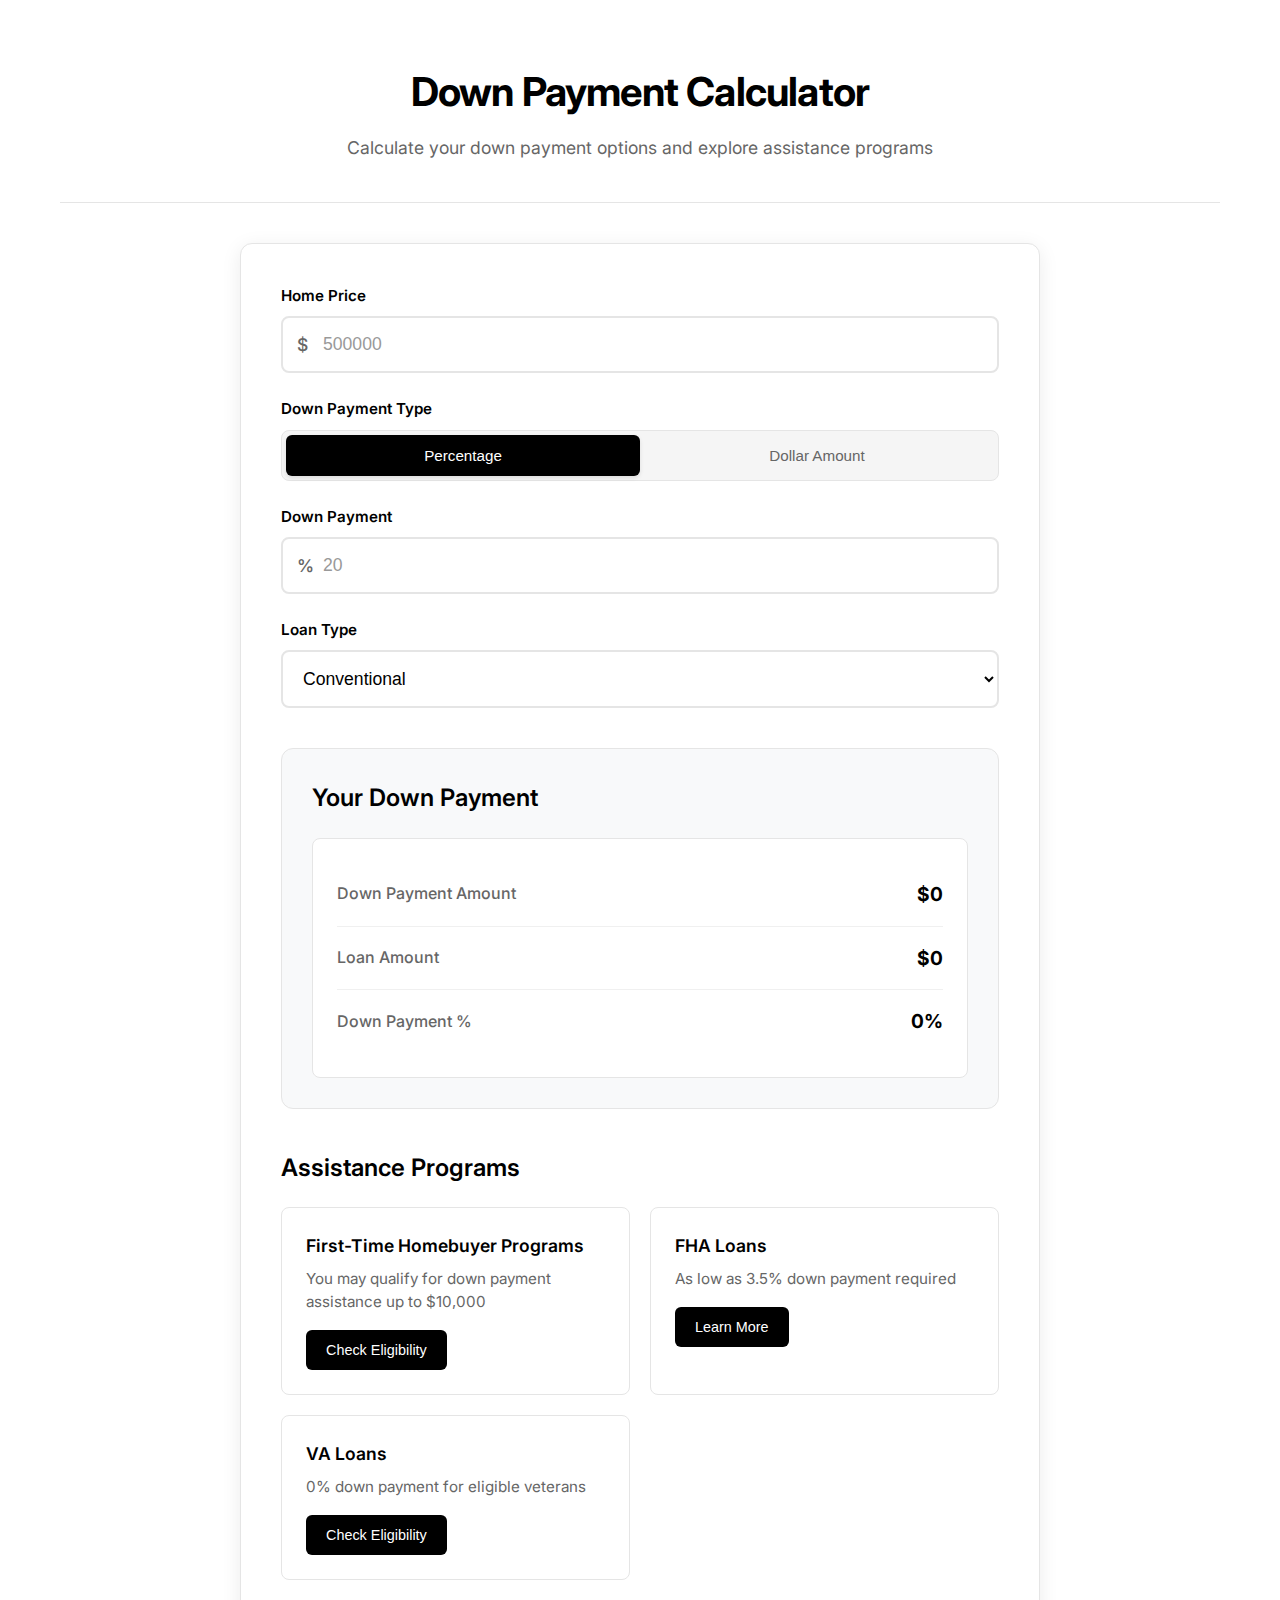
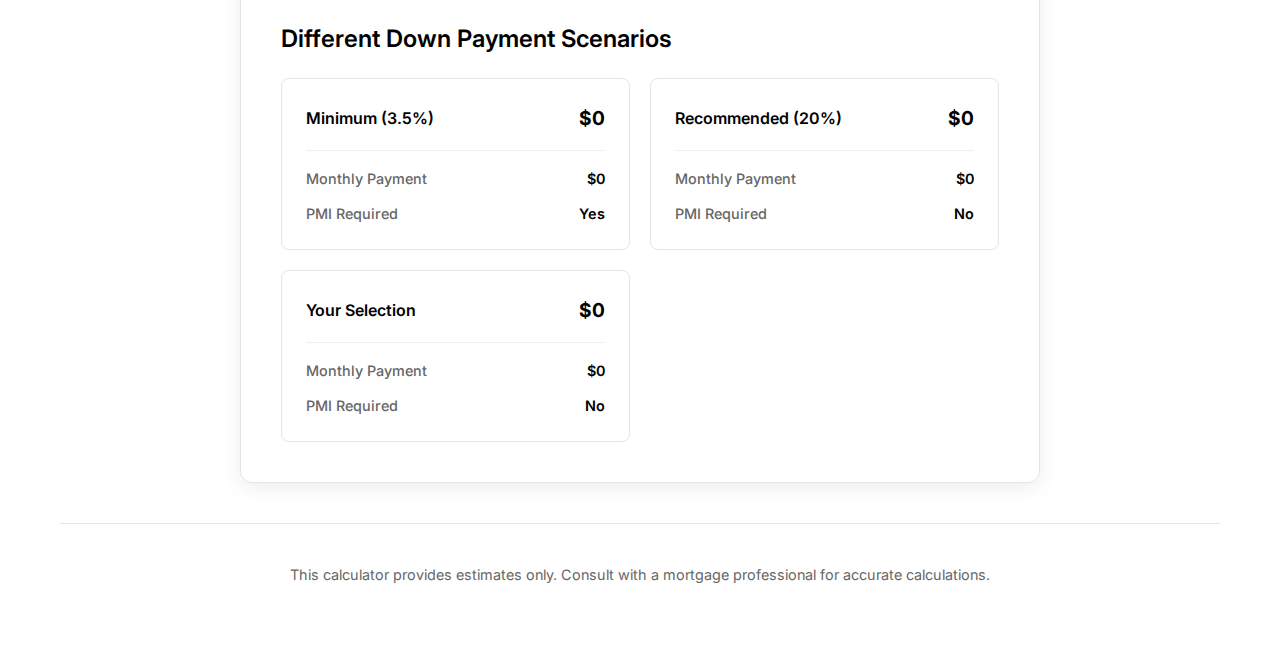
<file: down-payment-calculator/index.html>
<!DOCTYPE html>
<html lang="en">
<head>
    <meta charset="UTF-8">
    <meta name="viewport" content="width=device-width, initial-scale=1.0">
    <title>Down Payment Calculator</title>
    <link rel="stylesheet" href="styles.css">
    <link href="https://fonts.googleapis.com/css2?family=Inter:wght@300;400;500;600;700&display=swap" rel="stylesheet">
</head>
<body>
    <div class="container">
        <header class="header">
            <h1>Down Payment Calculator</h1>
            <p class="subtitle">Calculate your down payment options and explore assistance programs</p>
        </header>

        <div class="calculator-wrapper">
            <div class="calculator-card">
                <div class="input-section">
                    <div class="input-group">
                        <label for="homePrice">Home Price</label>
                        <div class="input-container">
                            <span class="currency">$</span>
                            <input type="text" id="homePrice" placeholder="500000" min="0" step="1000">
                        </div>
                    </div>

                    <div class="input-group">
                        <label for="downPaymentType">Down Payment Type</label>
                        <div class="toggle-buttons">
                            <button class="toggle-btn active" data-type="percentage">Percentage</button>
                            <button class="toggle-btn" data-type="dollar">Dollar Amount</button>
                        </div>
                    </div>

                    <div class="input-group" id="downPaymentInput">
                        <label for="downPaymentValue">Down Payment</label>
                        <div class="input-container">
                            <span class="currency" id="currencySymbol">%</span>
                            <input type="number" id="downPaymentValue" placeholder="20" min="0" step="0.1">
                        </div>
                    </div>

                    <div class="input-group">
                        <label for="loanType">Loan Type</label>
                        <select id="loanType">
                            <option value="conventional">Conventional</option>
                            <option value="fha">FHA</option>
                            <option value="va">VA</option>
                            <option value="usda">USDA</option>
                        </select>
                    </div>
                </div>

                <div class="results-section">
                    <h3>Your Down Payment</h3>
                    <div class="result-card">
                        <div class="result-item">
                            <span class="label">Down Payment Amount</span>
                            <span class="value" id="downPaymentAmount">$0</span>
                        </div>
                        <div class="result-item">
                            <span class="label">Loan Amount</span>
                            <span class="value" id="loanAmount">$0</span>
                        </div>
                        <div class="result-item">
                            <span class="label">Down Payment %</span>
                            <span class="value" id="downPaymentPercent">0%</span>
                        </div>
                    </div>
                </div>

                <div class="assistance-section">
                    <h3>Assistance Programs</h3>
                    <div class="assistance-cards">
                        <div class="assistance-card">
                            <h4>First-Time Homebuyer Programs</h4>
                            <p>You may qualify for down payment assistance up to $10,000</p>
                            <button class="check-eligibility">Check Eligibility</button>
                        </div>
                        <div class="assistance-card">
                            <h4>FHA Loans</h4>
                            <p>As low as 3.5% down payment required</p>
                            <button class="check-eligibility">Learn More</button>
                        </div>
                        <div class="assistance-card">
                            <h4>VA Loans</h4>
                            <p>0% down payment for eligible veterans</p>
                            <button class="check-eligibility">Check Eligibility</button>
                        </div>
                    </div>
                </div>

                <div class="scenarios-section">
                    <h3>Different Down Payment Scenarios</h3>
                    <div class="scenarios-grid">
                        <div class="scenario-card">
                            <div class="scenario-header">
                                <span class="scenario-title">Minimum (3.5%)</span>
                                <span class="scenario-amount" id="minDownPayment">$0</span>
                            </div>
                            <div class="scenario-details">
                                <div class="detail-item">
                                    <span>Monthly Payment</span>
                                    <span id="minMonthlyPayment">$0</span>
                                </div>
                                <div class="detail-item">
                                    <span>PMI Required</span>
                                    <span>Yes</span>
                                </div>
                            </div>
                        </div>

                        <div class="scenario-card">
                            <div class="scenario-header">
                                <span class="scenario-title">Recommended (20%)</span>
                                <span class="scenario-amount" id="recDownPayment">$0</span>
                            </div>
                            <div class="scenario-details">
                                <div class="detail-item">
                                    <span>Monthly Payment</span>
                                    <span id="recMonthlyPayment">$0</span>
                                </div>
                                <div class="detail-item">
                                    <span>PMI Required</span>
                                    <span>No</span>
                                </div>
                            </div>
                        </div>

                        <div class="scenario-card">
                            <div class="scenario-header">
                                <span class="scenario-title">Your Selection</span>
                                <span class="scenario-amount" id="yourDownPayment">$0</span>
                            </div>
                            <div class="scenario-details">
                                <div class="detail-item">
                                    <span>Monthly Payment</span>
                                    <span id="yourMonthlyPayment">$0</span>
                                </div>
                                <div class="detail-item">
                                    <span>PMI Required</span>
                                    <span id="yourPMI">No</span>
                                </div>
                            </div>
                        </div>
                    </div>
                </div>
            </div>
        </div>

        <footer class="footer">
            <p>This calculator provides estimates only. Consult with a mortgage professional for accurate calculations.</p>
        </footer>
    </div>

    <script src="script.js"></script>
</body>
</html>
</file>
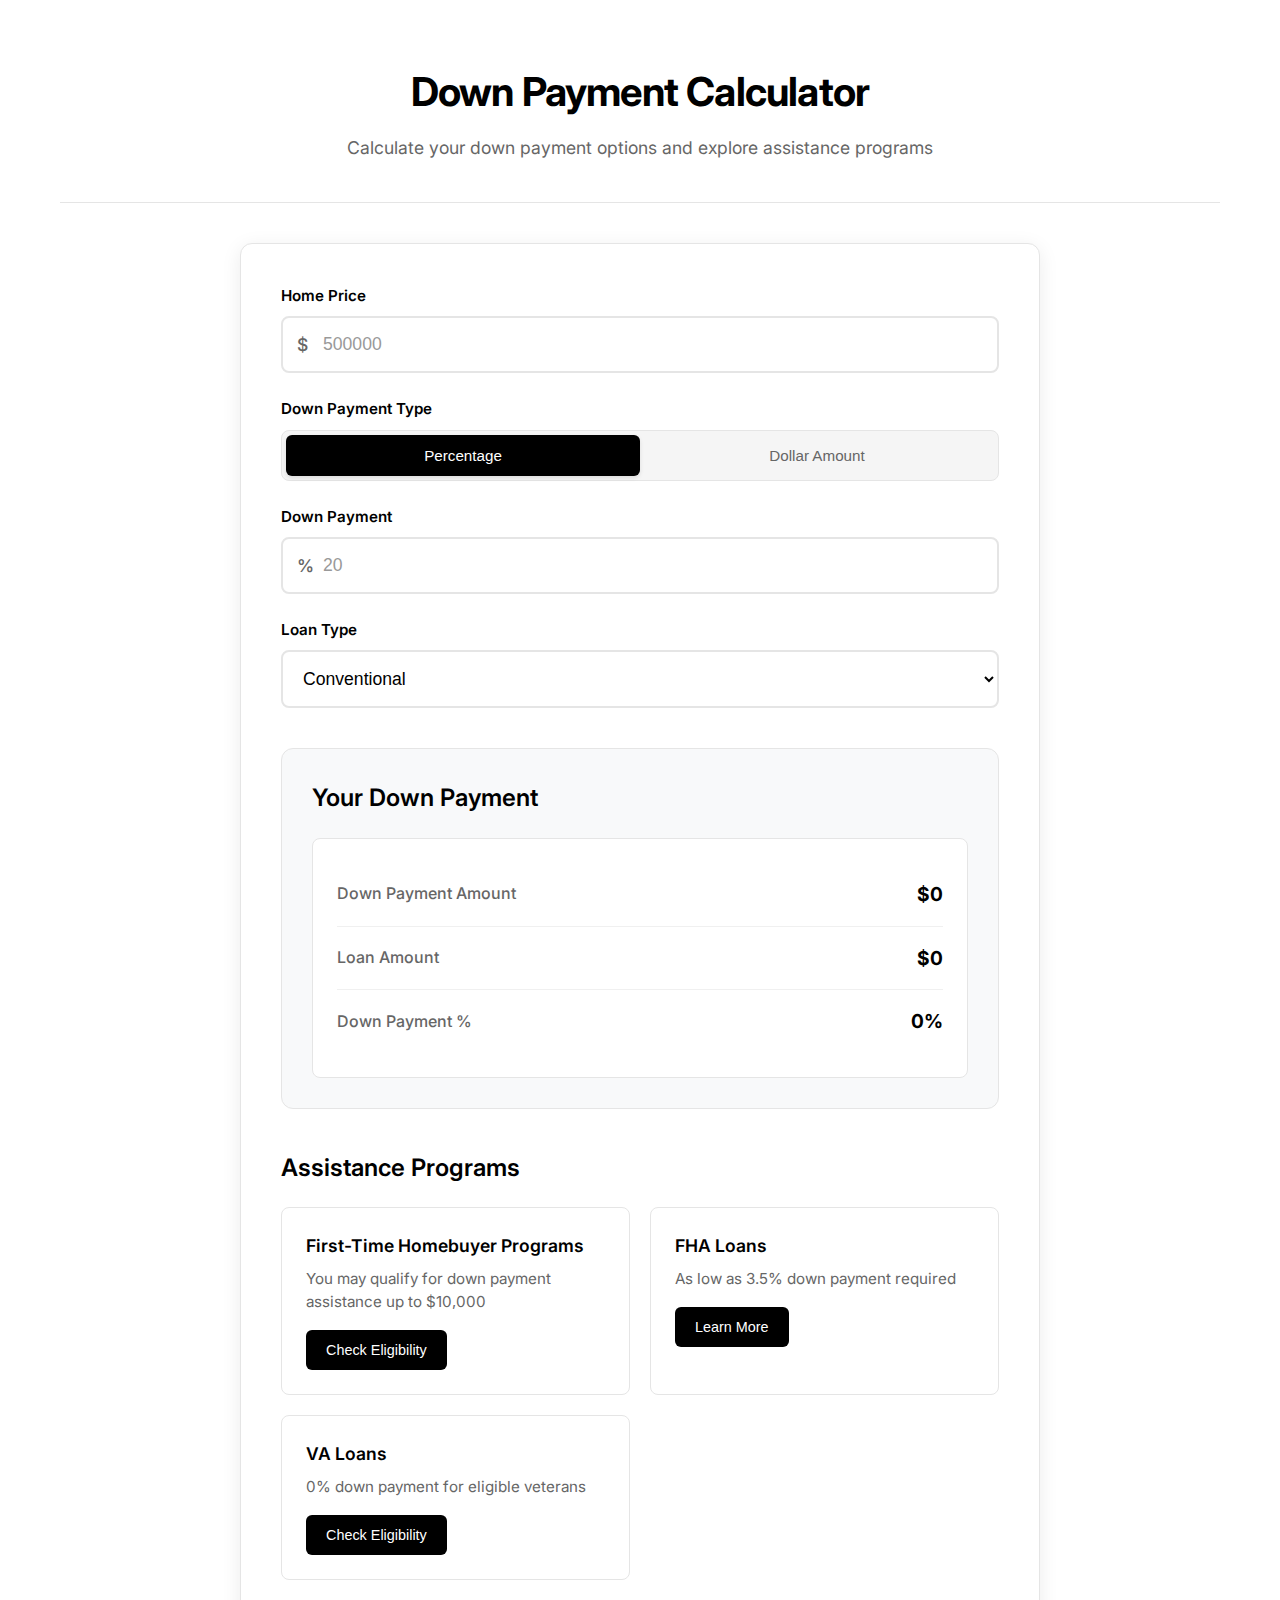
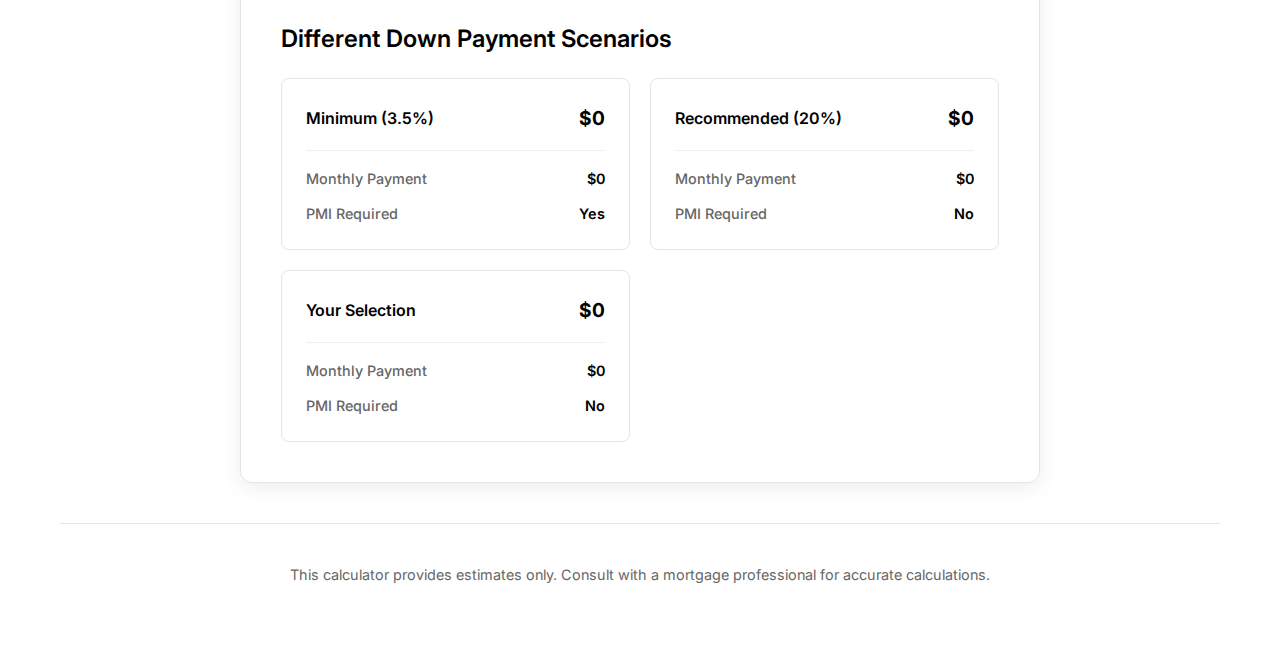
<file: down-payment-calculator/down-payment-calculator.html>
<!DOCTYPE html>
<html lang="en">
<head>
    <meta charset="UTF-8">
    <meta name="viewport" content="width=device-width, initial-scale=1.0">
    <title>Down Payment Calculator</title>
    <link href="https://fonts.googleapis.com/css2?family=Inter:wght@300;400;500;600;700&display=swap" rel="stylesheet">
    <style>
        /* Reset and Base Styles */
        * {
            margin: 0;
            padding: 0;
            box-sizing: border-box;
        }

        body {
            font-family: 'Inter', -apple-system, BlinkMacSystemFont, 'Segoe UI', Roboto, sans-serif;
            background-color: #ffffff;
            color: #000000;
            line-height: 1.6;
            -webkit-font-smoothing: antialiased;
            -moz-osx-font-smoothing: grayscale;
        }

        .container {
            max-width: 1200px;
            margin: 0 auto;
            padding: 20px;
        }

        /* Header Styles */
        .header {
            text-align: center;
            margin-bottom: 40px;
            padding: 40px 0;
            border-bottom: 1px solid #e5e5e5;
        }

        .header h1 {
            font-size: 2.5rem;
            font-weight: 700;
            color: #000000;
            margin-bottom: 10px;
            letter-spacing: -0.02em;
        }

        .subtitle {
            font-size: 1.1rem;
            color: #666666;
            font-weight: 400;
        }

        /* Calculator Wrapper */
        .calculator-wrapper {
            display: flex;
            justify-content: center;
            margin-bottom: 40px;
        }

        .calculator-card {
            background: #ffffff;
            border: 1px solid #e5e5e5;
            border-radius: 12px;
            box-shadow: 0 4px 20px rgba(0, 0, 0, 0.08);
            padding: 40px;
            width: 100%;
            max-width: 800px;
        }

        /* Input Section */
        .input-section {
            margin-bottom: 40px;
        }

        .input-group {
            margin-bottom: 24px;
        }

        .input-group label {
            display: block;
            font-weight: 600;
            color: #000000;
            margin-bottom: 8px;
            font-size: 0.95rem;
        }

        .input-container {
            position: relative;
            display: flex;
            align-items: center;
        }

        .currency {
            position: absolute;
            left: 16px;
            color: #666666;
            font-weight: 500;
            z-index: 1;
            font-size: 1.1rem;
        }

        .input-container input {
            width: 100%;
            padding: 16px 16px 16px 40px;
            border: 2px solid #e5e5e5;
            border-radius: 8px;
            font-size: 1.1rem;
            font-weight: 500;
            color: #000000;
            background: #ffffff;
            transition: all 0.2s ease;
        }

        .input-container input:focus {
            outline: none;
            border-color: #000000;
            box-shadow: 0 0 0 3px rgba(0, 0, 0, 0.1);
        }

        .input-container input::placeholder {
            color: #999999;
        }

        /* Toggle Buttons */
        .toggle-buttons {
            display: flex;
            background: #f5f5f5;
            border-radius: 8px;
            padding: 4px;
            border: 1px solid #e5e5e5;
        }

        .toggle-btn {
            flex: 1;
            padding: 12px 16px;
            border: none;
            background: transparent;
            color: #666666;
            font-weight: 500;
            border-radius: 6px;
            cursor: pointer;
            transition: all 0.2s ease;
            font-size: 0.95rem;
        }

        .toggle-btn.active {
            background: #000000;
            color: #ffffff;
            box-shadow: 0 2px 4px rgba(0, 0, 0, 0.1);
        }

        .toggle-btn:hover:not(.active) {
            background: #e5e5e5;
            color: #000000;
        }

        /* Select Dropdown */
        select {
            width: 100%;
            padding: 16px;
            border: 2px solid #e5e5e5;
            border-radius: 8px;
            font-size: 1.1rem;
            font-weight: 500;
            color: #000000;
            background: #ffffff;
            cursor: pointer;
            transition: all 0.2s ease;
        }

        select:focus {
            outline: none;
            border-color: #000000;
            box-shadow: 0 0 0 3px rgba(0, 0, 0, 0.1);
        }

        /* Results Section */
        .results-section {
            margin-bottom: 40px;
            padding: 30px;
            background: #f8f9fa;
            border-radius: 12px;
            border: 1px solid #e5e5e5;
        }

        .results-section h3 {
            font-size: 1.5rem;
            font-weight: 600;
            color: #000000;
            margin-bottom: 20px;
        }

        .result-card {
            background: #ffffff;
            border: 1px solid #e5e5e5;
            border-radius: 8px;
            padding: 24px;
        }

        .result-item {
            display: flex;
            justify-content: space-between;
            align-items: center;
            padding: 16px 0;
            border-bottom: 1px solid #f0f0f0;
        }

        .result-item:last-child {
            border-bottom: none;
        }

        .result-item .label {
            font-weight: 500;
            color: #666666;
            font-size: 1rem;
        }

        .result-item .value {
            font-weight: 700;
            color: #000000;
            font-size: 1.2rem;
        }

        /* Assistance Section */
        .assistance-section {
            margin-bottom: 40px;
        }

        .assistance-section h3 {
            font-size: 1.5rem;
            font-weight: 600;
            color: #000000;
            margin-bottom: 20px;
        }

        .assistance-cards {
            display: grid;
            grid-template-columns: repeat(auto-fit, minmax(250px, 1fr));
            gap: 20px;
        }

        .assistance-card {
            background: #ffffff;
            border: 1px solid #e5e5e5;
            border-radius: 8px;
            padding: 24px;
            transition: all 0.2s ease;
        }

        .assistance-card:hover {
            border-color: #000000;
            box-shadow: 0 4px 12px rgba(0, 0, 0, 0.1);
        }

        .assistance-card h4 {
            font-size: 1.1rem;
            font-weight: 600;
            color: #000000;
            margin-bottom: 8px;
        }

        .assistance-card p {
            color: #666666;
            margin-bottom: 16px;
            font-size: 0.95rem;
            line-height: 1.5;
        }

        .check-eligibility {
            background: #000000;
            color: #ffffff;
            border: none;
            padding: 12px 20px;
            border-radius: 6px;
            font-weight: 500;
            cursor: pointer;
            transition: all 0.2s ease;
            font-size: 0.9rem;
        }

        .check-eligibility:hover {
            background: #333333;
            transform: translateY(-1px);
        }

        /* Scenarios Section */
        .scenarios-section h3 {
            font-size: 1.5rem;
            font-weight: 600;
            color: #000000;
            margin-bottom: 20px;
        }

        .scenarios-grid {
            display: grid;
            grid-template-columns: repeat(auto-fit, minmax(250px, 1fr));
            gap: 20px;
        }

        .scenario-card {
            background: #ffffff;
            border: 1px solid #e5e5e5;
            border-radius: 8px;
            padding: 24px;
            transition: all 0.2s ease;
        }

        .scenario-card:hover {
            border-color: #000000;
            box-shadow: 0 4px 12px rgba(0, 0, 0, 0.1);
        }

        .scenario-header {
            display: flex;
            justify-content: space-between;
            align-items: center;
            margin-bottom: 16px;
            padding-bottom: 16px;
            border-bottom: 1px solid #f0f0f0;
        }

        .scenario-title {
            font-weight: 600;
            color: #000000;
            font-size: 1rem;
        }

        .scenario-amount {
            font-weight: 700;
            color: #000000;
            font-size: 1.2rem;
        }

        .scenario-details {
            display: flex;
            flex-direction: column;
            gap: 12px;
        }

        .detail-item {
            display: flex;
            justify-content: space-between;
            align-items: center;
            font-size: 0.9rem;
        }

        .detail-item span:first-child {
            color: #666666;
            font-weight: 500;
        }

        .detail-item span:last-child {
            color: #000000;
            font-weight: 600;
        }

        /* Footer */
        .footer {
            text-align: center;
            padding: 40px 0;
            border-top: 1px solid #e5e5e5;
            margin-top: 40px;
        }

        .footer p {
            color: #666666;
            font-size: 0.9rem;
            line-height: 1.5;
        }

        /* Mobile Responsive Design */
        @media (max-width: 768px) {
            .container {
                padding: 16px;
            }
            
            .header {
                padding: 20px 0;
                margin-bottom: 20px;
            }
            
            .header h1 {
                font-size: 2rem;
            }
            
            .subtitle {
                font-size: 1rem;
            }
            
            .calculator-card {
                padding: 24px;
                margin: 0;
            }
            
            .input-container input,
            select {
                padding: 14px 14px 14px 36px;
                font-size: 1rem;
            }
            
            .currency {
                left: 14px;
                font-size: 1rem;
            }
            
            .toggle-btn {
                padding: 10px 12px;
                font-size: 0.9rem;
            }
            
            .results-section {
                padding: 20px;
                margin-bottom: 30px;
            }
            
            .result-item {
                padding: 12px 0;
            }
            
            .result-item .value {
                font-size: 1.1rem;
            }
            
            .assistance-cards,
            .scenarios-grid {
                grid-template-columns: 1fr;
                gap: 16px;
            }
            
            .assistance-card,
            .scenario-card {
                padding: 20px;
            }
        }

        @media (max-width: 480px) {
            .container {
                padding: 12px;
            }
            
            .calculator-card {
                padding: 20px;
            }
            
            .header h1 {
                font-size: 1.75rem;
            }
            
            .input-container input,
            select {
                padding: 12px 12px 12px 32px;
                font-size: 0.95rem;
            }
            
            .currency {
                left: 12px;
                font-size: 0.95rem;
            }
            
            .toggle-btn {
                padding: 8px 10px;
                font-size: 0.85rem;
            }
            
            .results-section {
                padding: 16px;
            }
            
            .result-item .value {
                font-size: 1rem;
            }
        }

        /* Focus and Accessibility */
        input:focus,
        select:focus,
        button:focus {
            outline: 2px solid #000000;
            outline-offset: 2px;
        }

        /* Animation for smooth transitions */
        .calculator-card {
            animation: fadeInUp 0.6s ease-out;
        }

        @keyframes fadeInUp {
            from {
                opacity: 0;
                transform: translateY(20px);
            }
            to {
                opacity: 1;
                transform: translateY(0);
            }
        }

        /* Loading state */
        .loading {
            opacity: 0.6;
            pointer-events: none;
        }

        /* Error states */
        .error {
            border-color: #dc3545 !important;
            box-shadow: 0 0 0 3px rgba(220, 53, 69, 0.1) !important;
        }

        .error-message {
            color: #dc3545;
            font-size: 0.85rem;
            margin-top: 4px;
            display: none;
        }

        .error-message.show {
            display: block;
        }
    </style>
</head>
<body>
    <div class="container">
        <header class="header">
            <h1>Down Payment Calculator</h1>
            <p class="subtitle">Calculate your down payment options and explore assistance programs</p>
        </header>

        <div class="calculator-wrapper">
            <div class="calculator-card">
                <div class="input-section">
                    <div class="input-group">
                        <label for="homePrice">Home Price</label>
                        <div class="input-container">
                            <span class="currency">$</span>
                            <input type="text" id="homePrice" placeholder="500000" min="0" step="1000">
                        </div>
                    </div>

                    <div class="input-group">
                        <label for="downPaymentType">Down Payment Type</label>
                        <div class="toggle-buttons">
                            <button class="toggle-btn active" data-type="percentage">Percentage</button>
                            <button class="toggle-btn" data-type="dollar">Dollar Amount</button>
                        </div>
                    </div>

                    <div class="input-group" id="downPaymentInput">
                        <label for="downPaymentValue">Down Payment</label>
                        <div class="input-container">
                            <span class="currency" id="currencySymbol">%</span>
                            <input type="number" id="downPaymentValue" placeholder="20" min="0" step="0.1">
                        </div>
                    </div>

                    <div class="input-group">
                        <label for="loanType">Loan Type</label>
                        <select id="loanType">
                            <option value="conventional">Conventional</option>
                            <option value="fha">FHA</option>
                            <option value="va">VA</option>
                            <option value="usda">USDA</option>
                        </select>
                    </div>
                </div>

                <div class="results-section">
                    <h3>Your Down Payment</h3>
                    <div class="result-card">
                        <div class="result-item">
                            <span class="label">Down Payment Amount</span>
                            <span class="value" id="downPaymentAmount">$0</span>
                        </div>
                        <div class="result-item">
                            <span class="label">Loan Amount</span>
                            <span class="value" id="loanAmount">$0</span>
                        </div>
                        <div class="result-item">
                            <span class="label">Down Payment %</span>
                            <span class="value" id="downPaymentPercent">0%</span>
                        </div>
                    </div>
                </div>

                <div class="assistance-section">
                    <h3>Assistance Programs</h3>
                    <div class="assistance-cards">
                        <div class="assistance-card">
                            <h4>First-Time Homebuyer Programs</h4>
                            <p>You may qualify for down payment assistance up to $10,000</p>
                            <button class="check-eligibility">Check Eligibility</button>
                        </div>
                        <div class="assistance-card">
                            <h4>FHA Loans</h4>
                            <p>As low as 3.5% down payment required</p>
                            <button class="check-eligibility">Learn More</button>
                        </div>
                        <div class="assistance-card">
                            <h4>VA Loans</h4>
                            <p>0% down payment for eligible veterans</p>
                            <button class="check-eligibility">Check Eligibility</button>
                        </div>
                    </div>
                </div>

                <div class="scenarios-section">
                    <h3>Different Down Payment Scenarios</h3>
                    <div class="scenarios-grid">
                        <div class="scenario-card">
                            <div class="scenario-header">
                                <span class="scenario-title">Minimum (3.5%)</span>
                                <span class="scenario-amount" id="minDownPayment">$0</span>
                            </div>
                            <div class="scenario-details">
                                <div class="detail-item">
                                    <span>Monthly Payment</span>
                                    <span id="minMonthlyPayment">$0</span>
                                </div>
                                <div class="detail-item">
                                    <span>PMI Required</span>
                                    <span>Yes</span>
                                </div>
                            </div>
                        </div>

                        <div class="scenario-card">
                            <div class="scenario-header">
                                <span class="scenario-title">Recommended (20%)</span>
                                <span class="scenario-amount" id="recDownPayment">$0</span>
                            </div>
                            <div class="scenario-details">
                                <div class="detail-item">
                                    <span>Monthly Payment</span>
                                    <span id="recMonthlyPayment">$0</span>
                                </div>
                                <div class="detail-item">
                                    <span>PMI Required</span>
                                    <span>No</span>
                                </div>
                            </div>
                        </div>

                        <div class="scenario-card">
                            <div class="scenario-header">
                                <span class="scenario-title">Your Selection</span>
                                <span class="scenario-amount" id="yourDownPayment">$0</span>
                            </div>
                            <div class="scenario-details">
                                <div class="detail-item">
                                    <span>Monthly Payment</span>
                                    <span id="yourMonthlyPayment">$0</span>
                                </div>
                                <div class="detail-item">
                                    <span>PMI Required</span>
                                    <span id="yourPMI">No</span>
                                </div>
                            </div>
                        </div>
                    </div>
                </div>
            </div>
        </div>

        <footer class="footer">
            <p>This calculator provides estimates only. Consult with a mortgage professional for accurate calculations.</p>
        </footer>
    </div>

    <script>
        // Down Payment Calculator JavaScript
        class DownPaymentCalculator {
            constructor() {
                this.homePrice = 0;
                this.downPaymentValue = 0;
                this.downPaymentType = 'percentage';
                this.loanType = 'conventional';
                this.interestRate = 7.5; // Default interest rate
                this.loanTerm = 30; // 30 years
                
                this.initializeElements();
                this.bindEvents();
                this.updateCalculator();
            }

            initializeElements() {
                this.homePriceInput = document.getElementById('homePrice');
                this.downPaymentValueInput = document.getElementById('downPaymentValue');
                this.downPaymentTypeButtons = document.querySelectorAll('.toggle-btn');
                this.loanTypeSelect = document.getElementById('loanType');
                this.currencySymbol = document.getElementById('currencySymbol');
                
                // Result elements
                this.downPaymentAmount = document.getElementById('downPaymentAmount');
                this.loanAmount = document.getElementById('loanAmount');
                this.downPaymentPercent = document.getElementById('downPaymentPercent');
                
                // Scenario elements
                this.minDownPayment = document.getElementById('minDownPayment');
                this.recDownPayment = document.getElementById('recDownPayment');
                this.yourDownPayment = document.getElementById('yourDownPayment');
                this.minMonthlyPayment = document.getElementById('minMonthlyPayment');
                this.recMonthlyPayment = document.getElementById('recMonthlyPayment');
                this.yourMonthlyPayment = document.getElementById('yourMonthlyPayment');
                this.yourPMI = document.getElementById('yourPMI');
            }

            bindEvents() {
                // Input events
                this.homePriceInput.addEventListener('input', () => this.updateCalculator());
                this.downPaymentValueInput.addEventListener('input', () => this.updateCalculator());
                this.loanTypeSelect.addEventListener('change', () => this.updateCalculator());
                
                // Toggle button events
                this.downPaymentTypeButtons.forEach(button => {
                    button.addEventListener('click', (e) => {
                        this.downPaymentTypeButtons.forEach(btn => btn.classList.remove('active'));
                        e.target.classList.add('active');
                        this.downPaymentType = e.target.dataset.type;
                        this.updateInputDisplay();
                        this.updateCalculator();
                    });
                });

                // Assistance program buttons are handled by fallback method
            }

            updateInputDisplay() {
                if (this.downPaymentType === 'percentage') {
                    this.currencySymbol.textContent = '%';
                    this.downPaymentValueInput.placeholder = '20';
                    this.downPaymentValueInput.step = '0.1';
                } else {
                    this.currencySymbol.textContent = '$';
                    this.downPaymentValueInput.placeholder = '100,000';
                    this.downPaymentValueInput.step = '1000';
                }
            }

            updateCalculator() {
                // Clean the home price value by removing commas
                const cleanHomePrice = this.homePriceInput.value.replace(/,/g, '');
                this.homePrice = parseFloat(cleanHomePrice) || 0;
                this.downPaymentValue = parseFloat(this.downPaymentValueInput.value) || 0;
                this.loanType = this.loanTypeSelect.value;

                if (this.homePrice === 0) {
                    this.clearResults();
                    return;
                }

                this.calculateDownPayment();
                this.calculateScenarios();
            }

            calculateDownPayment() {
                let downPaymentAmount, downPaymentPercent, loanAmount;

                if (this.downPaymentType === 'percentage') {
                    downPaymentPercent = Math.min(this.downPaymentValue, 100);
                    downPaymentAmount = (this.homePrice * downPaymentPercent) / 100;
                } else {
                    downPaymentAmount = Math.min(this.downPaymentValue, this.homePrice);
                    downPaymentPercent = (downPaymentAmount / this.homePrice) * 100;
                }

                loanAmount = this.homePrice - downPaymentAmount;

                // Update main results
                this.downPaymentAmount.textContent = this.formatCurrency(downPaymentAmount);
                this.loanAmount.textContent = this.formatCurrency(loanAmount);
                this.downPaymentPercent.textContent = `${downPaymentPercent.toFixed(1)}%`;

                // Update your selection scenario
                this.yourDownPayment.textContent = this.formatCurrency(downPaymentAmount);
                this.yourMonthlyPayment.textContent = this.calculateMonthlyPayment(loanAmount);
                this.yourPMI.textContent = downPaymentPercent < 20 ? 'Yes' : 'No';
            }

            calculateScenarios() {
                // Minimum scenario (3.5% for FHA, 5% for conventional)
                const minPercent = this.loanType === 'fha' ? 3.5 : 5;
                const minDownPaymentAmount = (this.homePrice * minPercent) / 100;
                const minLoanAmount = this.homePrice - minDownPaymentAmount;
                
                this.minDownPayment.textContent = this.formatCurrency(minDownPaymentAmount);
                this.minMonthlyPayment.textContent = this.calculateMonthlyPayment(minLoanAmount);

                // Recommended scenario (20%)
                const recDownPaymentAmount = (this.homePrice * 20) / 100;
                const recLoanAmount = this.homePrice - recDownPaymentAmount;
                
                this.recDownPayment.textContent = this.formatCurrency(recDownPaymentAmount);
                this.recMonthlyPayment.textContent = this.calculateMonthlyPayment(recLoanAmount);
            }

            calculateMonthlyPayment(loanAmount) {
                if (loanAmount <= 0) return '$0';
                
                const monthlyRate = this.interestRate / 100 / 12;
                const numberOfPayments = this.loanTerm * 12;
                
                const monthlyPayment = loanAmount * 
                    (monthlyRate * Math.pow(1 + monthlyRate, numberOfPayments)) / 
                    (Math.pow(1 + monthlyRate, numberOfPayments) - 1);
                
                return this.formatCurrency(monthlyPayment);
            }

            formatCurrency(amount) {
                return new Intl.NumberFormat('en-US', {
                    style: 'currency',
                    currency: 'USD',
                    minimumFractionDigits: 0,
                    maximumFractionDigits: 0
                }).format(amount);
            }

            clearResults() {
                this.downPaymentAmount.textContent = '$0';
                this.loanAmount.textContent = '$0';
                this.downPaymentPercent.textContent = '0%';
                this.minDownPayment.textContent = '$0';
                this.recDownPayment.textContent = '$0';
                this.yourDownPayment.textContent = '$0';
                this.minMonthlyPayment.textContent = '$0';
                this.recMonthlyPayment.textContent = '$0';
                this.yourMonthlyPayment.textContent = '$0';
                this.yourPMI.textContent = 'No';
            }

            handleAssistanceClick(button) {
                const card = button.closest('.assistance-card');
                const title = card.querySelector('h4').textContent;
                
                // Add visual feedback
                button.style.transform = 'scale(0.95)';
                setTimeout(() => {
                    button.style.transform = 'scale(1)';
                }, 150);

                // Simulate assistance program check
                this.showAssistanceModal(title);
            }

            showAssistanceModal(program) {
                // Create modal overlay
                const modal = document.createElement('div');
                modal.style.cssText = `
                    position: fixed;
                    top: 0;
                    left: 0;
                    width: 100%;
                    height: 100%;
                    background: rgba(0, 0, 0, 0.5);
                    display: flex;
                    justify-content: center;
                    align-items: center;
                    z-index: 1000;
                `;

                // Create modal content
                const modalContent = document.createElement('div');
                modalContent.style.cssText = `
                    background: white;
                    padding: 40px;
                    border-radius: 12px;
                    max-width: 500px;
                    width: 90%;
                    text-align: center;
                    box-shadow: 0 20px 40px rgba(0, 0, 0, 0.3);
                `;

                modalContent.innerHTML = `
                    <h3 style="margin-bottom: 20px; color: #000; font-size: 1.5rem;">${program}</h3>
                    <p style="margin-bottom: 30px; color: #666; line-height: 1.6;">
                        This feature would connect to your assistance program eligibility system. 
                        In a real implementation, this would check your qualifications and provide 
                        personalized recommendations.
                    </p>
                    <div style="display: flex; gap: 12px; justify-content: center;">
                        <button id="learnMore" style="
                            background: #000;
                            color: white;
                            border: none;
                            padding: 12px 24px;
                            border-radius: 6px;
                            cursor: pointer;
                            font-weight: 500;
                        ">Learn More</button>
                        <button id="closeModal" style="
                            background: #f5f5f5;
                            color: #000;
                            border: 1px solid #e5e5e5;
                            padding: 12px 24px;
                            border-radius: 6px;
                            cursor: pointer;
                            font-weight: 500;
                        ">Close</button>
                    </div>
                `;

                modal.appendChild(modalContent);
                document.body.appendChild(modal);

                // Add event listeners
                modal.querySelector('#closeModal').addEventListener('click', () => {
                    document.body.removeChild(modal);
                });

                modal.querySelector('#learnMore').addEventListener('click', () => {
                    alert('This would redirect to detailed information about the assistance program.');
                });

                // Close on overlay click
                modal.addEventListener('click', (e) => {
                    if (e.target === modal) {
                        document.body.removeChild(modal);
                    }
                });
            }

            // Utility method to update interest rate based on loan type
            updateInterestRate() {
                const rates = {
                    'conventional': 7.5,
                    'fha': 7.0,
                    'va': 6.8,
                    'usda': 7.2
                };
                this.interestRate = rates[this.loanType] || 7.5;
            }

            // Get program-specific information and URLs
            getProgramInfo(program) {
                const programs = {
                    'First-Time Homebuyer Programs': {
                        description: 'Explore down payment assistance programs designed specifically for first-time homebuyers. These programs can provide grants, low-interest loans, or tax credits to help with your down payment.',
                        benefits: [
                            'Down payment assistance up to $10,000',
                            'Low or no interest loans',
                            'Tax credits and incentives',
                            'Educational resources and counseling'
                        ],
                        url: 'https://www.hud.gov/topics/buying_a_home'
                    },
                    'FHA Loans': {
                        description: 'Federal Housing Administration loans offer flexible qualification requirements and low down payment options. Perfect for first-time buyers or those with limited savings.',
                        benefits: [
                            'As low as 3.5% down payment',
                            'Flexible credit requirements',
                            'Competitive interest rates',
                            'Gift funds allowed for down payment'
                        ],
                        url: 'https://www.hud.gov/fha'
                    },
                    'VA Loans': {
                        description: 'Veterans Affairs loans provide exclusive benefits for active military, veterans, and eligible surviving spouses. These loans offer exceptional terms and no down payment requirement.',
                        benefits: [
                            '0% down payment required',
                            'No private mortgage insurance (PMI)',
                            'Competitive interest rates',
                            'No prepayment penalties'
                        ],
                        url: 'https://www.va.gov/housing-assistance/home-loans/'
                    }
                };
                
                return programs[program] || {
                    description: 'Learn more about this assistance program and see if you qualify.',
                    benefits: ['Check eligibility requirements', 'View program details', 'Apply online'],
                    url: 'https://www.hud.gov/'
                };
            }
        }

        // Initialize calculator when DOM is loaded
        document.addEventListener('DOMContentLoaded', () => {
            new DownPaymentCalculator();
        });

        // Add some utility functions for enhanced user experience
        function addInputFormatting() {
            const homePriceInput = document.getElementById('homePrice');
            
            // Format on blur (when user finishes typing)
            homePriceInput.addEventListener('blur', function() {
                const cleanValue = this.value.replace(/,/g, '');
                if (cleanValue && !isNaN(parseInt(cleanValue))) {
                    const numericValue = parseInt(cleanValue);
                    if (numericValue > 0) {
                        this.value = numericValue.toLocaleString();
                    }
                }
            });
            
            // Remove formatting on focus (when user starts typing)
            homePriceInput.addEventListener('focus', function() {
                this.value = this.value.replace(/,/g, '');
            });
            
            // Allow only numbers during typing
            homePriceInput.addEventListener('input', function() {
                // Remove any non-numeric characters except commas
                this.value = this.value.replace(/[^0-9]/g, '');
            });
        }

        // Add smooth scrolling for better mobile experience
        function addSmoothScrolling() {
            document.querySelectorAll('a[href^="#"]').forEach(anchor => {
                anchor.addEventListener('click', function (e) {
                    e.preventDefault();
                    const target = document.querySelector(this.getAttribute('href'));
                    if (target) {
                        target.scrollIntoView({
                            behavior: 'smooth',
                            block: 'start'
                        });
                    }
                });
            });
        }

        // Add keyboard navigation support
        function addKeyboardSupport() {
            document.addEventListener('keydown', function(e) {
                if (e.key === 'Enter' && e.target.tagName === 'INPUT') {
                    e.target.blur();
                }
            });
        }

        // Initialize additional features
        document.addEventListener('DOMContentLoaded', () => {
            addInputFormatting();
            addSmoothScrolling();
            addKeyboardSupport();
            
            // Ensure assistance buttons work - fallback method
            setTimeout(() => {
                const assistanceButtons = document.querySelectorAll('.check-eligibility');
                assistanceButtons.forEach((button, index) => {
                    // Remove any existing listeners to avoid duplicates
                    button.replaceWith(button.cloneNode(true));
                });
                
                // Re-attach listeners
                document.querySelectorAll('.check-eligibility').forEach(button => {
                    button.addEventListener('click', function(e) {
                        e.preventDefault();
                        const card = this.closest('.assistance-card');
                        const title = card.querySelector('h4').textContent;
                        showAssistanceModalDirect(title);
                    });
                });
            }, 100);
        });

        // Add loading states and error handling
        function addLoadingStates() {
            const inputs = document.querySelectorAll('input, select');
            
            inputs.forEach(input => {
                input.addEventListener('input', function() {
                    this.classList.add('loading');
                    setTimeout(() => {
                        this.classList.remove('loading');
                    }, 300);
                });
            });
        }

        // Initialize loading states
        document.addEventListener('DOMContentLoaded', addLoadingStates);

        // Direct modal function for assistance buttons
        function showAssistanceModalDirect(program) {
            // Get program information
            const programInfo = getProgramInfoDirect(program);
            
            // Create modal overlay
            const modal = document.createElement('div');
            modal.style.cssText = `
                position: fixed;
                top: 0;
                left: 0;
                width: 100%;
                height: 100%;
                background: rgba(0, 0, 0, 0.5);
                display: flex;
                justify-content: center;
                align-items: center;
                z-index: 1000;
            `;

            // Create modal content
            const modalContent = document.createElement('div');
            modalContent.style.cssText = `
                background: white;
                padding: 40px;
                border-radius: 12px;
                max-width: 500px;
                width: 90%;
                text-align: center;
                box-shadow: 0 20px 40px rgba(0, 0, 0, 0.3);
            `;

            modalContent.innerHTML = `
                <h3 style="margin-bottom: 20px; color: #000; font-size: 1.5rem;">${program}</h3>
                <p style="margin-bottom: 20px; color: #666; line-height: 1.6;">
                    ${programInfo.description}
                </p>
                <div style="background: #f8f9fa; padding: 16px; border-radius: 8px; margin-bottom: 20px; border-left: 4px solid #000;">
                    <strong>Key Benefits:</strong>
                    <ul style="margin: 8px 0 0 20px; color: #666;">
                        ${programInfo.benefits.map(benefit => `<li>${benefit}</li>`).join('')}
                    </ul>
                </div>
                <div style="display: flex; gap: 12px; justify-content: center; flex-wrap: wrap;">
                    <button id="visitWebsite" style="
                        background: #000;
                        color: white;
                        border: none;
                        padding: 12px 24px;
                        border-radius: 6px;
                        cursor: pointer;
                        font-weight: 500;
                    ">Visit Official Website</button>
                    <button id="closeModal" style="
                        background: #f5f5f5;
                        color: #000;
                        border: 1px solid #e5e5e5;
                        padding: 12px 24px;
                        border-radius: 6px;
                        cursor: pointer;
                        font-weight: 500;
                    ">Close</button>
                </div>
            `;

            modal.appendChild(modalContent);
            document.body.appendChild(modal);

            // Add event listeners
            modal.querySelector('#closeModal').addEventListener('click', () => {
                document.body.removeChild(modal);
            });

            modal.querySelector('#visitWebsite').addEventListener('click', () => {
                window.open(programInfo.url, '_blank');
            });

            // Close on overlay click
            modal.addEventListener('click', (e) => {
                if (e.target === modal) {
                    document.body.removeChild(modal);
                }
            });
        }

        // Helper function for assistance modal
        function getProgramInfoDirect(program) {
            const programs = {
                'First-Time Homebuyer Programs': {
                    description: 'Explore down payment assistance programs designed specifically for first-time homebuyers. These programs can provide grants, low-interest loans, or tax credits to help with your down payment.',
                    benefits: [
                        'Down payment assistance up to $10,000',
                        'Low or no interest loans',
                        'Tax credits and incentives',
                        'Educational resources and counseling'
                    ],
                    url: 'https://www.hud.gov/topics/buying_a_home'
                },
                'FHA Loans': {
                    description: 'Federal Housing Administration loans offer flexible qualification requirements and low down payment options. Perfect for first-time buyers or those with limited savings.',
                    benefits: [
                        'As low as 3.5% down payment',
                        'Flexible credit requirements',
                        'Competitive interest rates',
                        'Gift funds allowed for down payment'
                    ],
                    url: 'https://www.hud.gov/fha'
                },
                'VA Loans': {
                    description: 'Veterans Affairs loans provide exclusive benefits for active military, veterans, and eligible surviving spouses. These loans offer exceptional terms and no down payment requirement.',
                    benefits: [
                        '0% down payment required',
                        'No private mortgage insurance (PMI)',
                        'Competitive interest rates',
                        'No prepayment penalties'
                    ],
                    url: 'https://www.va.gov/housing-assistance/home-loans/'
                }
            };
            
            return programs[program] || {
                description: 'Learn more about this assistance program and see if you qualify.',
                benefits: ['Check eligibility requirements', 'View program details', 'Apply online'],
                url: 'https://www.hud.gov/'
            };
        }
    </script>
</body>
</html>
</file>
<file: down-payment-calculator/styles.css>
/* Reset and Base Styles */
* {
    margin: 0;
    padding: 0;
    box-sizing: border-box;
}

body {
    font-family: 'Inter', -apple-system, BlinkMacSystemFont, 'Segoe UI', Roboto, sans-serif;
    background-color: #ffffff;
    color: #000000;
    line-height: 1.6;
    -webkit-font-smoothing: antialiased;
    -moz-osx-font-smoothing: grayscale;
}

.container {
    max-width: 1200px;
    margin: 0 auto;
    padding: 20px;
}

/* Header Styles */
.header {
    text-align: center;
    margin-bottom: 40px;
    padding: 40px 0;
    border-bottom: 1px solid #e5e5e5;
}

.header h1 {
    font-size: 2.5rem;
    font-weight: 700;
    color: #000000;
    margin-bottom: 10px;
    letter-spacing: -0.02em;
}

.subtitle {
    font-size: 1.1rem;
    color: #666666;
    font-weight: 400;
}

/* Calculator Wrapper */
.calculator-wrapper {
    display: flex;
    justify-content: center;
    margin-bottom: 40px;
}

.calculator-card {
    background: #ffffff;
    border: 1px solid #e5e5e5;
    border-radius: 12px;
    box-shadow: 0 4px 20px rgba(0, 0, 0, 0.08);
    padding: 40px;
    width: 100%;
    max-width: 800px;
}

/* Input Section */
.input-section {
    margin-bottom: 40px;
}

.input-group {
    margin-bottom: 24px;
}

.input-group label {
    display: block;
    font-weight: 600;
    color: #000000;
    margin-bottom: 8px;
    font-size: 0.95rem;
}

.input-container {
    position: relative;
    display: flex;
    align-items: center;
}

.currency {
    position: absolute;
    left: 16px;
    color: #666666;
    font-weight: 500;
    z-index: 1;
    font-size: 1.1rem;
}

.input-container input {
    width: 100%;
    padding: 16px 16px 16px 40px;
    border: 2px solid #e5e5e5;
    border-radius: 8px;
    font-size: 1.1rem;
    font-weight: 500;
    color: #000000;
    background: #ffffff;
    transition: all 0.2s ease;
}

.input-container input:focus {
    outline: none;
    border-color: #000000;
    box-shadow: 0 0 0 3px rgba(0, 0, 0, 0.1);
}

.input-container input::placeholder {
    color: #999999;
}

/* Toggle Buttons */
.toggle-buttons {
    display: flex;
    background: #f5f5f5;
    border-radius: 8px;
    padding: 4px;
    border: 1px solid #e5e5e5;
}

.toggle-btn {
    flex: 1;
    padding: 12px 16px;
    border: none;
    background: transparent;
    color: #666666;
    font-weight: 500;
    border-radius: 6px;
    cursor: pointer;
    transition: all 0.2s ease;
    font-size: 0.95rem;
}

.toggle-btn.active {
    background: #000000;
    color: #ffffff;
    box-shadow: 0 2px 4px rgba(0, 0, 0, 0.1);
}

.toggle-btn:hover:not(.active) {
    background: #e5e5e5;
    color: #000000;
}

/* Select Dropdown */
select {
    width: 100%;
    padding: 16px;
    border: 2px solid #e5e5e5;
    border-radius: 8px;
    font-size: 1.1rem;
    font-weight: 500;
    color: #000000;
    background: #ffffff;
    cursor: pointer;
    transition: all 0.2s ease;
}

select:focus {
    outline: none;
    border-color: #000000;
    box-shadow: 0 0 0 3px rgba(0, 0, 0, 0.1);
}

/* Results Section */
.results-section {
    margin-bottom: 40px;
    padding: 30px;
    background: #f8f9fa;
    border-radius: 12px;
    border: 1px solid #e5e5e5;
}

.results-section h3 {
    font-size: 1.5rem;
    font-weight: 600;
    color: #000000;
    margin-bottom: 20px;
}

.result-card {
    background: #ffffff;
    border: 1px solid #e5e5e5;
    border-radius: 8px;
    padding: 24px;
}

.result-item {
    display: flex;
    justify-content: space-between;
    align-items: center;
    padding: 16px 0;
    border-bottom: 1px solid #f0f0f0;
}

.result-item:last-child {
    border-bottom: none;
}

.result-item .label {
    font-weight: 500;
    color: #666666;
    font-size: 1rem;
}

.result-item .value {
    font-weight: 700;
    color: #000000;
    font-size: 1.2rem;
}

/* Assistance Section */
.assistance-section {
    margin-bottom: 40px;
}

.assistance-section h3 {
    font-size: 1.5rem;
    font-weight: 600;
    color: #000000;
    margin-bottom: 20px;
}

.assistance-cards {
    display: grid;
    grid-template-columns: repeat(auto-fit, minmax(250px, 1fr));
    gap: 20px;
}

.assistance-card {
    background: #ffffff;
    border: 1px solid #e5e5e5;
    border-radius: 8px;
    padding: 24px;
    transition: all 0.2s ease;
}

.assistance-card:hover {
    border-color: #000000;
    box-shadow: 0 4px 12px rgba(0, 0, 0, 0.1);
}

.assistance-card h4 {
    font-size: 1.1rem;
    font-weight: 600;
    color: #000000;
    margin-bottom: 8px;
}

.assistance-card p {
    color: #666666;
    margin-bottom: 16px;
    font-size: 0.95rem;
    line-height: 1.5;
}

.check-eligibility {
    background: #000000;
    color: #ffffff;
    border: none;
    padding: 12px 20px;
    border-radius: 6px;
    font-weight: 500;
    cursor: pointer;
    transition: all 0.2s ease;
    font-size: 0.9rem;
}

.check-eligibility:hover {
    background: #333333;
    transform: translateY(-1px);
}

/* Scenarios Section */
.scenarios-section h3 {
    font-size: 1.5rem;
    font-weight: 600;
    color: #000000;
    margin-bottom: 20px;
}

.scenarios-grid {
    display: grid;
    grid-template-columns: repeat(auto-fit, minmax(250px, 1fr));
    gap: 20px;
}

.scenario-card {
    background: #ffffff;
    border: 1px solid #e5e5e5;
    border-radius: 8px;
    padding: 24px;
    transition: all 0.2s ease;
}

.scenario-card:hover {
    border-color: #000000;
    box-shadow: 0 4px 12px rgba(0, 0, 0, 0.1);
}

.scenario-header {
    display: flex;
    justify-content: space-between;
    align-items: center;
    margin-bottom: 16px;
    padding-bottom: 16px;
    border-bottom: 1px solid #f0f0f0;
}

.scenario-title {
    font-weight: 600;
    color: #000000;
    font-size: 1rem;
}

.scenario-amount {
    font-weight: 700;
    color: #000000;
    font-size: 1.2rem;
}

.scenario-details {
    display: flex;
    flex-direction: column;
    gap: 12px;
}

.detail-item {
    display: flex;
    justify-content: space-between;
    align-items: center;
    font-size: 0.9rem;
}

.detail-item span:first-child {
    color: #666666;
    font-weight: 500;
}

.detail-item span:last-child {
    color: #000000;
    font-weight: 600;
}

/* Footer */
.footer {
    text-align: center;
    padding: 40px 0;
    border-top: 1px solid #e5e5e5;
    margin-top: 40px;
}

.footer p {
    color: #666666;
    font-size: 0.9rem;
    line-height: 1.5;
}

/* Mobile Responsive Design */
@media (max-width: 768px) {
    .container {
        padding: 16px;
    }
    
    .header {
        padding: 20px 0;
        margin-bottom: 20px;
    }
    
    .header h1 {
        font-size: 2rem;
    }
    
    .subtitle {
        font-size: 1rem;
    }
    
    .calculator-card {
        padding: 24px;
        margin: 0;
    }
    
    .input-container input,
    select {
        padding: 14px 14px 14px 36px;
        font-size: 1rem;
    }
    
    .currency {
        left: 14px;
        font-size: 1rem;
    }
    
    .toggle-btn {
        padding: 10px 12px;
        font-size: 0.9rem;
    }
    
    .results-section {
        padding: 20px;
        margin-bottom: 30px;
    }
    
    .result-item {
        padding: 12px 0;
    }
    
    .result-item .value {
        font-size: 1.1rem;
    }
    
    .assistance-cards,
    .scenarios-grid {
        grid-template-columns: 1fr;
        gap: 16px;
    }
    
    .assistance-card,
    .scenario-card {
        padding: 20px;
    }
}

@media (max-width: 480px) {
    .container {
        padding: 12px;
    }
    
    .calculator-card {
        padding: 20px;
    }
    
    .header h1 {
        font-size: 1.75rem;
    }
    
    .input-container input,
    select {
        padding: 12px 12px 12px 32px;
        font-size: 0.95rem;
    }
    
    .currency {
        left: 12px;
        font-size: 0.95rem;
    }
    
    .toggle-btn {
        padding: 8px 10px;
        font-size: 0.85rem;
    }
    
    .results-section {
        padding: 16px;
    }
    
    .result-item .value {
        font-size: 1rem;
    }
}

/* Focus and Accessibility */
input:focus,
select:focus,
button:focus {
    outline: 2px solid #000000;
    outline-offset: 2px;
}

/* Animation for smooth transitions */
.calculator-card {
    animation: fadeInUp 0.6s ease-out;
}

@keyframes fadeInUp {
    from {
        opacity: 0;
        transform: translateY(20px);
    }
    to {
        opacity: 1;
        transform: translateY(0);
    }
}

/* Loading state */
.loading {
    opacity: 0.6;
    pointer-events: none;
}

/* Error states */
.error {
    border-color: #dc3545 !important;
    box-shadow: 0 0 0 3px rgba(220, 53, 69, 0.1) !important;
}

.error-message {
    color: #dc3545;
    font-size: 0.85rem;
    margin-top: 4px;
    display: none;
}

.error-message.show {
    display: block;
}
</file>
